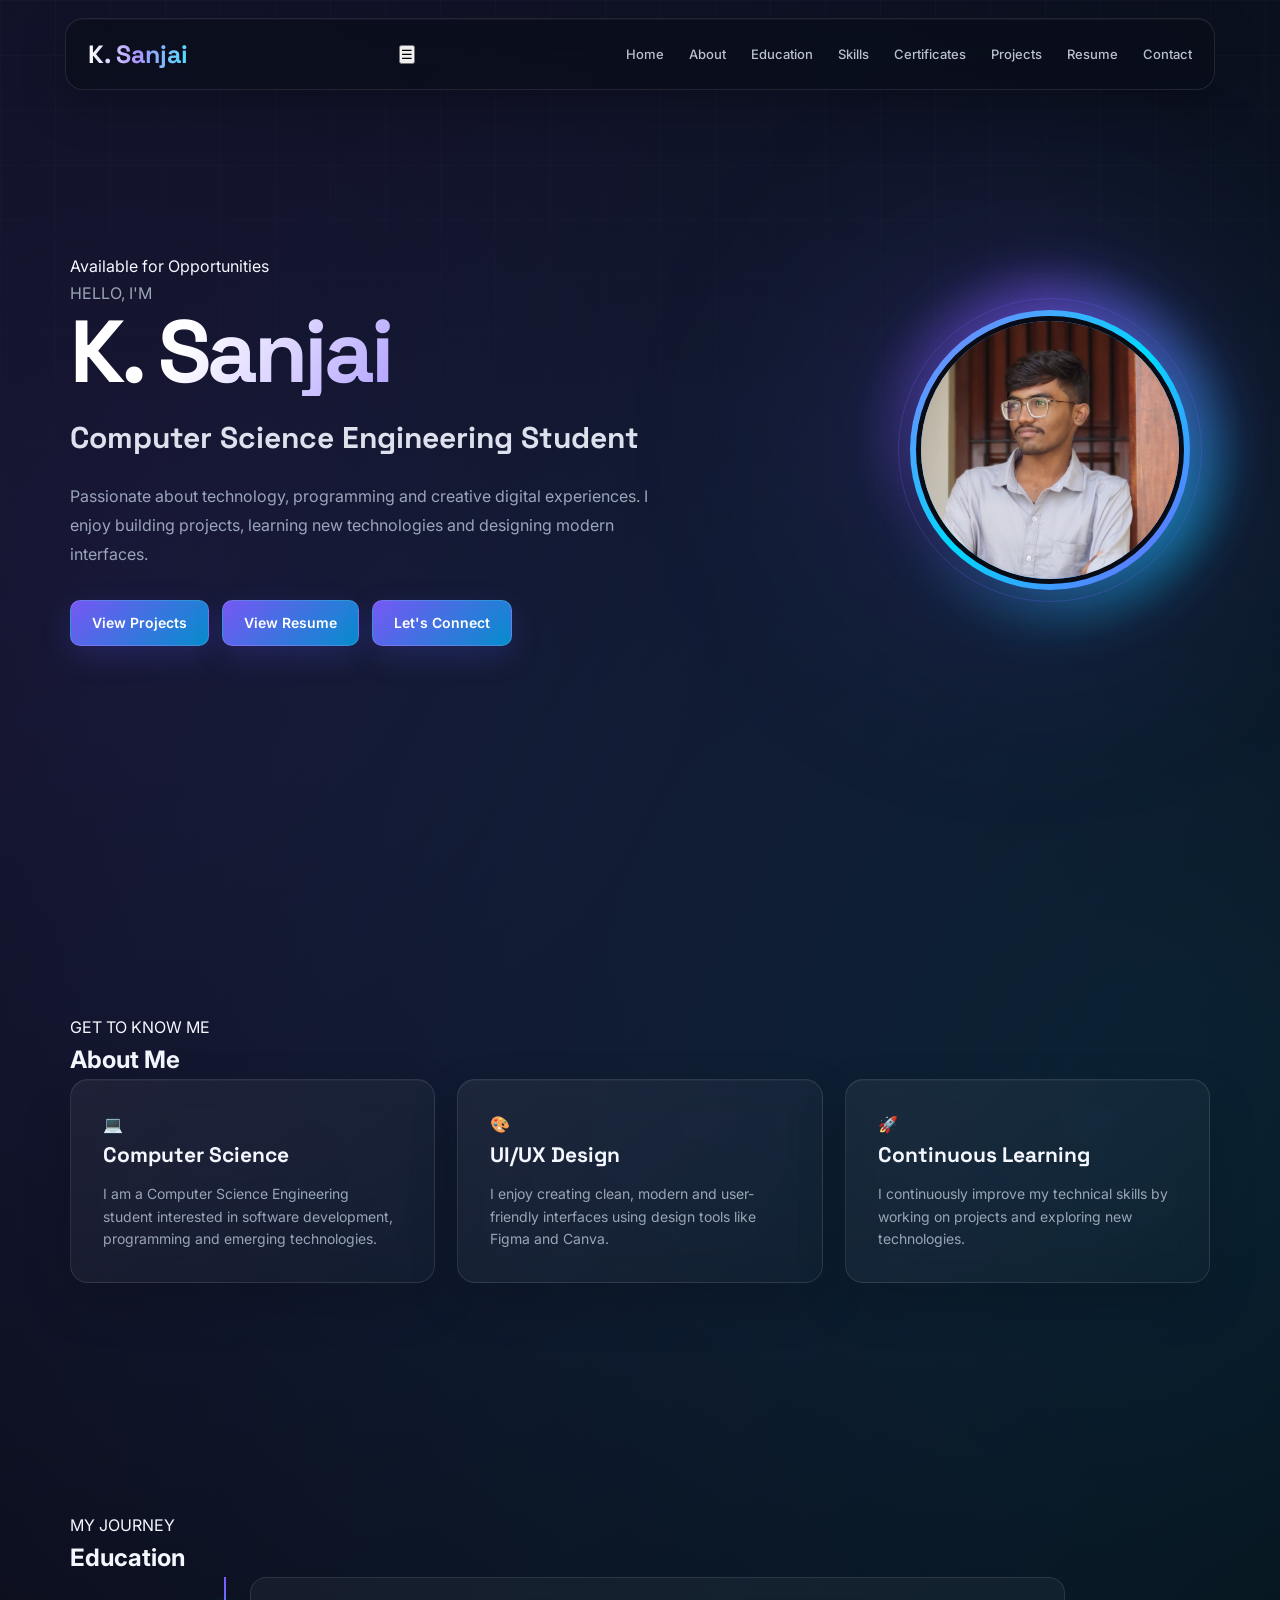
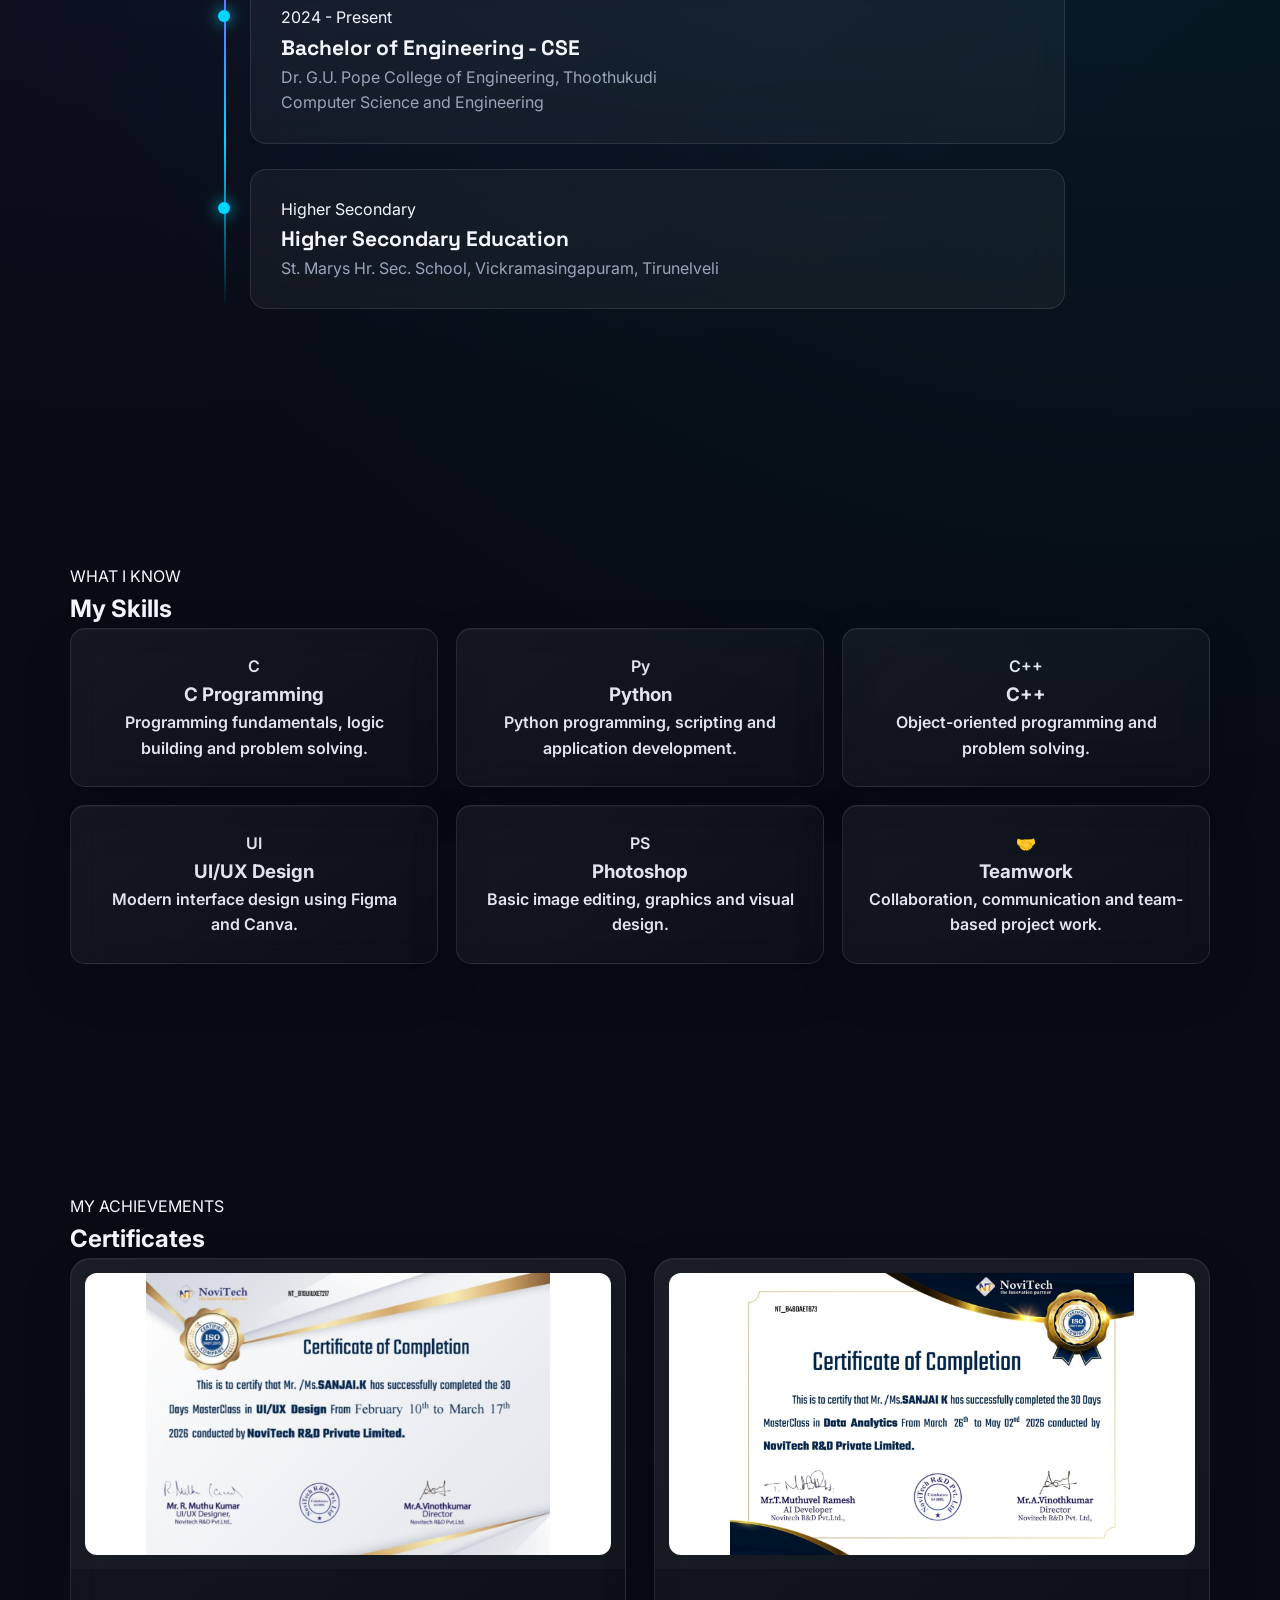
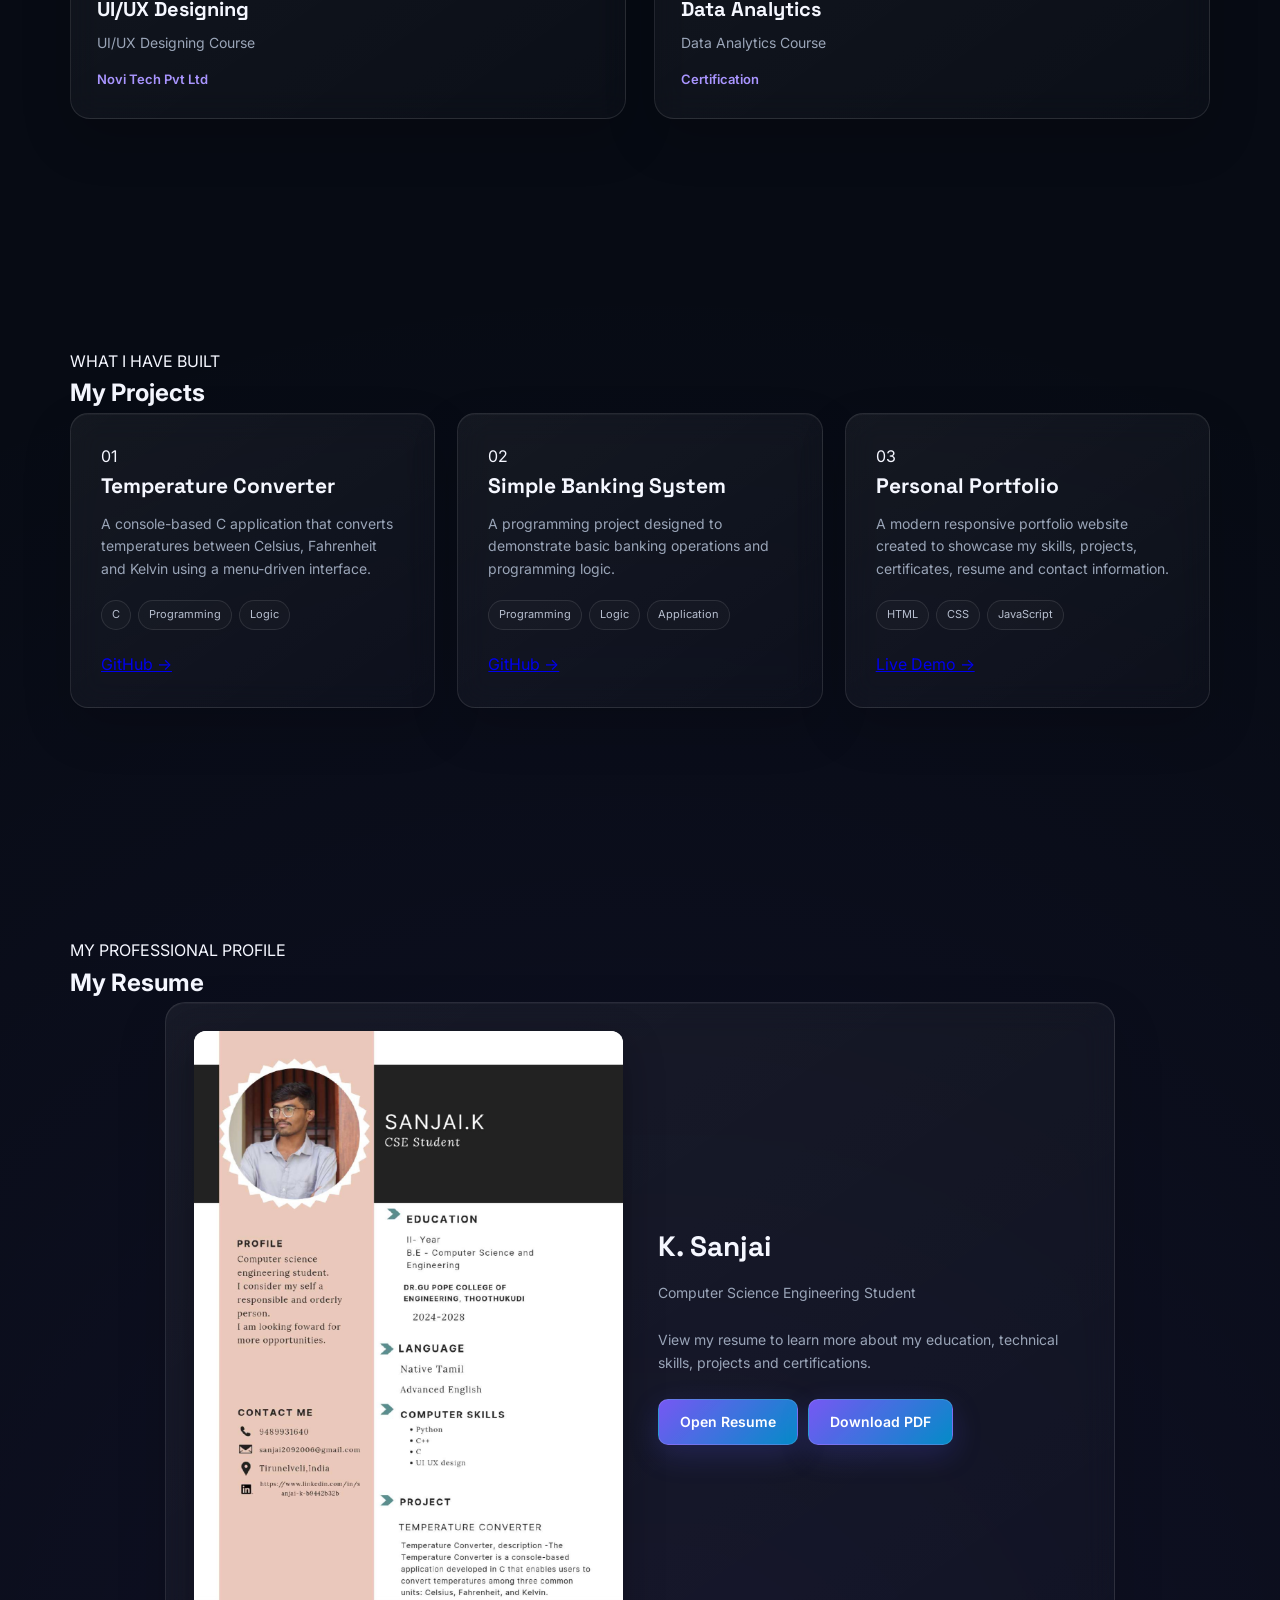
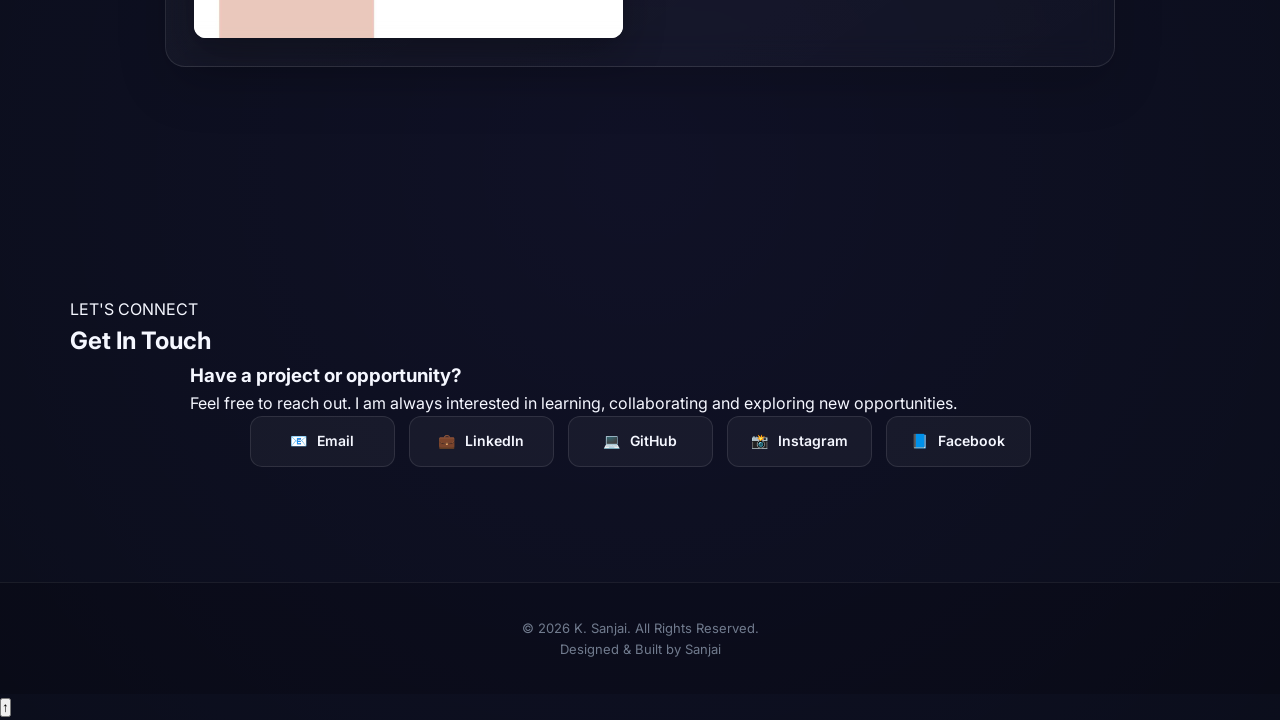
<file: index.html>
<!DOCTYPE html>

<html lang="en">



<head>

    <meta charset="UTF-8">

    <meta name="viewport" content="width=device-width, initial-scale=1.0">



    <meta name="description"

        content="K. Sanjai - Computer Science Engineering Student, Developer and UI/UX Designer.">



    <meta name="keywords"

        content="K Sanjai, Sanjai, Computer Science Engineering, CSE Student, UI UX Designer, Developer">



    <meta name="author" content="K. Sanjai">



    <title>K. Sanjai | Computer Science Engineering Student</title>



    <link rel="stylesheet" href="style.css">

</head>





<body>



    <!-- =========================

         NAVBAR

    ========================== -->



    <header class="navbar">



        <div class="logo">

            <span>K.</span> Sanjai

        </div>





        <!-- MOBILE MENU BUTTON -->



        <button class="menu-toggle" id="menuToggle" aria-label="Open Menu">

            ☰

        </button>





        <nav class="nav-links">



            <a href="#home">Home</a>



            <a href="#about">About</a>



            <a href="#education">Education</a>



            <a href="#skills">Skills</a>



            <a href="#certificates">Certificates</a>



            <a href="#projects">Projects</a>



            <a href="#resume">Resume</a>



            <a href="#contact">Contact</a>



        </nav>



    </header>







    <!-- =========================

         HERO SECTION

    ========================== -->



    <section class="hero section" id="home">



        <div class="hero-content">



            <div class="availability">

                <span></span>

                Available for Opportunities

            </div>





            <p class="hero-small">

                HELLO, I'M

            </p>





            <h1>

                K. <span>Sanjai</span>

            </h1>





            <h2>

                Computer Science Engineering Student

            </h2>





            <p class="hero-description">



                Passionate about technology, programming and creative

                digital experiences. I enjoy building projects,

                learning new technologies and designing modern interfaces.



            </p>





            <div class="hero-buttons">



                <a href="#projects" class="btn primary">

                    View Projects

                </a>



                <a href="#resume" class="btn secondary">

                    View Resume

                </a>



                <a href="#contact" class="btn secondary">

                    Let's Connect

                </a>



            </div>



        </div>





        <div class="hero-image">



            <div class="profile-frame">



                <img src="images/profile.jpg"

                    alt="K. Sanjai Profile Photo">



            </div>



        </div>



    </section>







    <!-- =========================

         ABOUT SECTION

    ========================== -->



    <section class="section" id="about">



        <div class="section-heading">



            <p>GET TO KNOW ME</p>



            <h2>

                About <span>Me</span>

            </h2>



        </div>





        <div class="about-grid">



            <div class="about-card">



                <div class="card-icon">

                    💻

                </div>



                <h3>

                    Computer Science

                </h3>



                <p>

                    I am a Computer Science Engineering student

                    interested in software development, programming

                    and emerging technologies.

                </p>



            </div>





            <div class="about-card">



                <div class="card-icon">

                    🎨

                </div>



                <h3>

                    UI/UX Design

                </h3>



                <p>

                    I enjoy creating clean, modern and user-friendly

                    interfaces using design tools like Figma and Canva.

                </p>



            </div>





            <div class="about-card">



                <div class="card-icon">

                    🚀

                </div>



                <h3>

                    Continuous Learning

                </h3>



                <p>

                    I continuously improve my technical skills by

                    working on projects and exploring new technologies.

                </p>



            </div>



        </div>



    </section>







    <!-- =========================

         EDUCATION SECTION

    ========================== -->



    <section class="section" id="education">



        <div class="section-heading">



            <p>MY JOURNEY</p>



            <h2>

                <span>Education</span>

            </h2>



        </div>





        <div class="timeline">





            <div class="timeline-item">



                <div class="timeline-dot"></div>



                <div class="timeline-content">



                    <span class="timeline-year">

                        2024 - Present

                    </span>



                    <h3>

                        Bachelor of Engineering - CSE

                    </h3>



                    <p>

                        Dr. G.U. Pope College of Engineering,

                        Thoothukudi

                    </p>



                    <p>

                        Computer Science and Engineering

                    </p>



                </div>



            </div>







            <div class="timeline-item">



                <div class="timeline-dot"></div>



                <div class="timeline-content">



                    <span class="timeline-year">

                        Higher Secondary

                    </span>



                    <h3>

                        Higher Secondary Education

                    </h3>



                    <p>

                        St. Marys Hr. Sec. School,

                        Vickramasingapuram, Tirunelveli

                    </p>



                </div>



            </div>



        </div>



    </section>







    <!-- =========================

         SKILLS SECTION

    ========================== -->



    <section class="section" id="skills">



        <div class="section-heading">



            <p>WHAT I KNOW</p>



            <h2>

                My <span>Skills</span>

            </h2>



        </div>





        <div class="skills-grid">





            <div class="skill-card">



                <div class="skill-icon">

                    C

                </div>



                <h3>

                    C Programming

                </h3>



                <p>

                    Programming fundamentals,

                    logic building and problem solving.

                </p>



            </div>







            <div class="skill-card">



                <div class="skill-icon">

                    Py

                </div>



                <h3>

                    Python

                </h3>



                <p>

                    Python programming,

                    scripting and application development.

                </p>



            </div>







            <div class="skill-card">



                <div class="skill-icon">

                    C++

                </div>



                <h3>

                    C++

                </h3>



                <p>

                    Object-oriented programming

                    and problem solving.

                </p>



            </div>







            <div class="skill-card">



                <div class="skill-icon">

                    UI

                </div>



                <h3>

                    UI/UX Design

                </h3>



                <p>

                    Modern interface design

                    using Figma and Canva.

                </p>



            </div>







            <div class="skill-card">



                <div class="skill-icon">

                    PS

                </div>



                <h3>

                    Photoshop

                </h3>



                <p>

                    Basic image editing,

                    graphics and visual design.

                </p>



            </div>







            <div class="skill-card">



                <div class="skill-icon">

                    🤝

                </div>



                <h3>

                    Teamwork

                </h3>



                <p>

                    Collaboration, communication

                    and team-based project work.

                </p>



            </div>



        </div>



    </section>







    <!-- =========================

         CERTIFICATES SECTION

    ========================== -->



    <section class="section" id="certificates">



        <div class="section-heading">



            <p>MY ACHIEVEMENTS</p>



            <h2>

                <span>Certificates</span>

            </h2>



        </div>





        <div class="certificates-grid">





            <div class="certificate-card">



                <div class="certificate-image">



                    <img

                        src="assets/certificates/UIUX certificate.jpeg"

                        alt="UI UX Certificate">



                </div>



                <div class="certificate-content">



                    <h3>

                        UI/UX Designing

                    </h3>



                    <p>

                        UI/UX Designing Course

                    </p>



                    <span>

                        Novi Tech Pvt Ltd

                    </span>



                </div>



            </div>







            <div class="certificate-card">



                <div class="certificate-image">



                    <img

                        src="assets/certificates/DataAnalystics certificate.jpeg"

                        alt="Data Analytics Certificate">



                </div>



                <div class="certificate-content">



                    <h3>

                        Data Analytics

                    </h3>



                    <p>

                        Data Analytics Course

                    </p>



                    <span>

                        Certification

                    </span>



                </div>



            </div>



        </div>



    </section>







    <!-- =========================

         PROJECTS SECTION

    ========================== -->



    <section class="section" id="projects">



        <div class="section-heading">



            <p>WHAT I HAVE BUILT</p>



            <h2>

                My <span>Projects</span>

            </h2>



        </div>





        <div class="projects-grid">





            <div class="project-card">



                <div class="project-number">

                    01

                </div>



                <h3>

                    Temperature Converter

                </h3>



                <p>

                    A console-based C application that converts

                    temperatures between Celsius, Fahrenheit

                    and Kelvin using a menu-driven interface.

                </p>



                <div class="project-tags">



                    <span>C</span>

                    <span>Programming</span>

                    <span>Logic</span>



                </div>



                <div class="project-links">



                    <a href="#" target="_blank">

                        GitHub →

                    </a>



                </div>



            </div>







            <div class="project-card">



                <div class="project-number">

                    02

                </div>



                <h3>

                    Simple Banking System

                </h3>



                <p>

                    A programming project designed to demonstrate

                    basic banking operations and programming logic.

                </p>



                <div class="project-tags">



                    <span>Programming</span>

                    <span>Logic</span>

                    <span>Application</span>



                </div>



                <div class="project-links">



                    <a href="#" target="_blank">

                        GitHub →

                    </a>



                </div>



            </div>







            <div class="project-card">



                <div class="project-number">

                    03

                </div>



                <h3>

                    Personal Portfolio

                </h3>



                <p>

                    A modern responsive portfolio website created

                    to showcase my skills, projects, certificates,

                    resume and contact information.

                </p>



                <div class="project-tags">



                    <span>HTML</span>

                    <span>CSS</span>

                    <span>JavaScript</span>



                </div>



                <div class="project-links">



                    <a href="#" target="_blank">

                        Live Demo →

                    </a>



                </div>



            </div>



        </div>



    </section>







    <!-- =========================

         RESUME SECTION

    ========================== -->



    <section class="section" id="resume">



        <div class="section-heading">



            <p>MY PROFESSIONAL PROFILE</p>



            <h2>

                My <span>Resume</span>

            </h2>



        </div>





        <div class="resume-card">





            <div class="resume-preview">



                <img

                    src="assets/resume/resume-preview/resume-preview.jpg"

                    alt="Resume Preview">



            </div>





            <div class="resume-info">



                <h3>

                    K. Sanjai

                </h3>



                <p>

                    Computer Science Engineering Student

                </p>



                <p>

                    View my resume to learn more about

                    my education, technical skills,

                    projects and certifications.

                </p>





                <div class="resume-buttons">



                    <a

                        href="assets/resume/resume-preview/Resume.pdf"

                        target="_blank"

                        class="btn primary">



                        Open Resume



                    </a>





                    <a

                        href="assets/resume/resume-preview/Resume.pdf"

                        download

                        class="btn secondary">



                        Download PDF



                    </a>



                </div>



            </div>



        </div>



    </section>







    <!-- =========================

         CONTACT SECTION

    ========================== -->



    <section class="section" id="contact">



        <div class="section-heading">



            <p>LET'S CONNECT</p>



            <h2>

                Get In <span>Touch</span>

            </h2>



        </div>





        <div class="contact-container">





            <div class="contact-text">



                <h3>

                    Have a project or opportunity?

                </h3>



                <p>

                    Feel free to reach out. I am always interested

                    in learning, collaborating and exploring

                    new opportunities.

                </p>



            </div>





            <div class="contact-links">





                <a href="mailto:your-email@example.com"

                    class="contact-chip">



                    📧



                    <span>

                        Email

                    </span>



                </a>





                <a href="https://www.linkedin.com/in/sanjai-k-b9442b32b/"

                    class="contact-chip"

                    target="_blank"
                    rel="noopener noreferrer">



                    💼



                    <span>

                        LinkedIn

                    </span>



                </a>





                <a href="#"

                    class="contact-chip"

                    target="_blank">



                    💻



                    <span>

                        GitHub

                    </span>



                </a>





                        <a href="https://www.instagram.com/sanjai_2k6/" class="contact-chip" target="_blank" rel="noopener noreferrer">
                📸
                <span>Instagram</span>
            </a>

            <a href="https://www.facebook.com/share/1GgmgpWMLi/" class="contact-chip" target="_blank" rel="noopener noreferrer">
                📘
                <span>Facebook</span>
            </a>

</div>



        </div>



    </section>







    <!-- =========================

         FOOTER

    ========================== -->



    <footer>



        <p>

            © 2026 K. Sanjai. All Rights Reserved.

        </p>



        <p>

            Designed & Built by Sanjai

        </p>



    </footer>







    <!-- =========================

         JAVASCRIPT

    ========================== -->



    <script src="script.js"></script>



</body>



</html>
</file>
<file: style.css>
@import url('https://fonts.googleapis.com/css2?family=Inter:wght@400;500;600;700;800&family=Space+Grotesk:wght@400;500;600;700&display=swap');



* {

    margin: 0;

    padding: 0;

    box-sizing: border-box;

    scroll-behavior: smooth;

}



:root {

    --bg: #070b14;

    --bg2: #0b1120;

    --card: rgba(255, 255, 255, 0.045);

    --border: rgba(255, 255, 255, 0.10);

    --text: #f5f7ff;

    --muted: #9aa5b8;

    --accent: #7c5cff;

    --accent2: #00d4ff;

}



body {

    font-family: "Inter", sans-serif;

    background:

        radial-gradient(circle at 10% 10%, rgba(124, 92, 255, 0.14), transparent 30%),

        radial-gradient(circle at 90% 20%, rgba(0, 212, 255, 0.10), transparent 28%),

        radial-gradient(circle at 50% 90%, rgba(124, 92, 255, 0.08), transparent 30%),

        var(--bg);



    color: var(--text);

    line-height: 1.6;

    overflow-x: hidden;

}



body::before {

    content: "";

    position: fixed;

    inset: 0;

    pointer-events: none;

    background-image:

        linear-gradient(rgba(255,255,255,0.018) 1px, transparent 1px),

        linear-gradient(90deg, rgba(255,255,255,0.018) 1px, transparent 1px);

    background-size: 55px 55px;

    mask-image: linear-gradient(to bottom, black, transparent 85%);

    z-index: -1;

}





/* =========================

   NAVBAR

========================= */



header {

    position: fixed;

    top: 18px;

    left: 50%;

    transform: translateX(-50%);

    width: min(1150px, calc(100% - 30px));

    z-index: 1000;

}



.navbar {

    padding: 15px 22px;



    display: flex;

    align-items: center;

    justify-content: space-between;



    background: rgba(9, 13, 25, 0.72);

    backdrop-filter: blur(20px);

    -webkit-backdrop-filter: blur(20px);



    border: 1px solid var(--border);

    border-radius: 18px;



    box-shadow:

        0 15px 45px rgba(0,0,0,0.25),

        inset 0 1px rgba(255,255,255,0.04);

}



.logo {

    font-family: "Space Grotesk", sans-serif;

    font-size: 25px;

    font-weight: 700;



    background: linear-gradient(

        90deg,

        #ffffff,

        #a995ff,

        #55ddff

    );



    -webkit-background-clip: text;

    -webkit-text-fill-color: transparent;

}



.nav-links {

    list-style: none;



    display: flex;

    align-items: center;

    gap: 25px;

}



.nav-links a {

    position: relative;



    color: #b9c1d1;

    text-decoration: none;



    font-size: 13px;

    font-weight: 500;



    transition: 0.3s ease;

}



.nav-links a::after {

    content: "";



    position: absolute;

    left: 50%;

    bottom: -7px;



    width: 0;

    height: 2px;



    transform: translateX(-50%);



    background: linear-gradient(

        90deg,

        var(--accent),

        var(--accent2)

    );



    border-radius: 10px;



    transition: 0.3s ease;

}



.nav-links a:hover {

    color: #ffffff;

}



.nav-links a:hover::after {

    width: 100%;

}





/* =========================

   HERO

========================= */



.hero {

    position: relative;



    min-height: 100vh;

    max-width: 1200px;



    margin: auto;

    padding: 160px 30px 100px;



    display: flex;

    align-items: center;

    justify-content: space-between;



    gap: 80px;

}



.hero::before {

    content: "";



    position: absolute;



    width: 420px;

    height: 420px;



    right: 0;

    top: 25%;



    background: rgba(124, 92, 255, 0.12);

    filter: blur(100px);



    border-radius: 50%;



    z-index: -1;

}



.hero-content {

    max-width: 650px;

}



.small-text {

    color: #a995ff;



    font-size: 16px;

    font-weight: 600;



    letter-spacing: 2px;

    text-transform: uppercase;



    margin-bottom: 12px;

}



.hero h1 {

    font-family: "Space Grotesk", sans-serif;



    font-size: clamp(55px, 7vw, 88px);

    line-height: 1;



    letter-spacing: -4px;



    margin-bottom: 18px;



    background:

        linear-gradient(

            120deg,

            #ffffff 20%,

            #b5a6ff 55%,

            #59dcff 90%

        );



    -webkit-background-clip: text;

    -webkit-text-fill-color: transparent;

}



.hero h2 {

    font-family: "Space Grotesk", sans-serif;



    font-size: clamp(21px, 3vw, 30px);



    color: #dce1ed;



    margin-bottom: 20px;

}



.hero-content > p {

    max-width: 610px;



    color: var(--muted);



    font-size: 16px;

    line-height: 1.8;

}



.status {

    display: inline-flex;

    align-items: center;



    margin-top: 24px;

    padding: 8px 15px;



    color: #cbd3df;



    font-size: 13px;



    border: 1px solid rgba(255,255,255,0.12);

    border-radius: 30px;



    background: rgba(255,255,255,0.035);



    backdrop-filter: blur(10px);

}



.status::first-letter {

    color: #56f39a;

}



.hero-buttons {

    display: flex;

    flex-wrap: wrap;

    gap: 13px;



    margin-top: 32px;

}





/* =========================

   BUTTONS

========================= */



.btn {

    position: relative;



    display: inline-flex;

    align-items: center;

    justify-content: center;



    min-height: 46px;



    padding: 0 21px;



    color: white;

    text-decoration: none;



    font-size: 14px;

    font-weight: 600;



    border: 1px solid rgba(255,255,255,0.12);

    border-radius: 10px;



    background:

        linear-gradient(

            135deg,

            rgba(124,92,255,0.95),

            rgba(0,180,255,0.75)

        );



    box-shadow:

        0 10px 30px rgba(89,92,255,0.20);



    transition: 0.3s ease;



    overflow: hidden;

}



.btn::before {

    content: "";



    position: absolute;

    inset: 0;



    background: linear-gradient(

        110deg,

        transparent,

        rgba(255,255,255,0.18),

        transparent

    );



    transform: translateX(-100%);



    transition: 0.5s;

}



.btn:hover::before {

    transform: translateX(100%);

}



.btn:hover {

    transform: translateY(-4px);



    box-shadow:

        0 15px 40px rgba(89,92,255,0.30);

}



.secondary-btn {

    background: rgba(255,255,255,0.035);



    box-shadow: none;

}



.secondary-btn:hover {

    background: rgba(255,255,255,0.08);

}





/* =========================

   PROFILE

========================= */



.hero-image {

    position: relative;



    display: flex;

    justify-content: center;

    align-items: center;



    min-width: 320px;

}



.hero-image::before {

    content: "";



    position: absolute;



    width: 340px;

    height: 340px;



    border-radius: 50%;



    background:

        conic-gradient(

            from 0deg,

            var(--accent),

            var(--accent2),

            transparent,

            var(--accent)

        );



    filter: blur(25px);



    opacity: 0.5;



    animation: rotateGlow 8s linear infinite;

}



.profile-frame {

    position: relative;



    width: 280px;

    height: 280px;



    padding: 6px;



    border-radius: 50%;



    background:

        linear-gradient(

            135deg,

            #8d74ff,

            #00d9ff,

            #7c5cff

        );



    box-shadow:

        0 0 60px rgba(124,92,255,0.28);



    animation: floating 5s ease-in-out infinite;

}



.profile-frame::before {

    content: "";



    position: absolute;

    inset: -12px;



    border: 1px solid rgba(124,92,255,0.25);

    border-radius: 50%;

}



.profile-frame img {

    width: 100%;

    height: 100%;



    object-fit: cover;



    border-radius: 50%;



    border: 5px solid #080c17;



    display: block;

}



@keyframes floating {

    0%, 100% {

        transform: translateY(0);

    }



    50% {

        transform: translateY(-12px);

    }

}



@keyframes rotateGlow {

    from {

        transform: rotate(0deg);

    }



    to {

        transform: rotate(360deg);

    }

}





/* =========================

   SECTIONS

========================= */



.section {

    position: relative;



    max-width: 1200px;



    margin: auto;

    padding: 115px 30px;

}



.section-title {

    position: relative;



    font-family: "Space Grotesk", sans-serif;



    text-align: center;



    font-size: clamp(35px, 5vw, 48px);



    letter-spacing: -1.5px;



    margin-bottom: 18px;

}



.section-title::after {

    content: "";



    display: block;



    width: 55px;

    height: 4px;



    margin: 13px auto 0;



    border-radius: 10px;



    background:

        linear-gradient(

            90deg,

            var(--accent),

            var(--accent2)

        );

}



.section-description {

    max-width: 700px;



    margin: 0 auto 55px;



    text-align: center;



    color: var(--muted);



    line-height: 1.8;

}





/* =========================

   CARDS

========================= */



.about-grid,

.projects-grid,

.skills-grid,

.certificate-grid {

    position: relative;

}



.about-card,

.project-card,

.skill-card,

.certificate-card,

.resume-card {

    background:

        linear-gradient(

            145deg,

            rgba(255,255,255,0.055),

            rgba(255,255,255,0.018)

        );



    border: 1px solid var(--border);



    box-shadow:

        0 20px 50px rgba(0,0,0,0.16),

        inset 0 1px rgba(255,255,255,0.035);



    backdrop-filter: blur(15px);



    transition: 0.35s ease;

}



.about-card:hover,

.project-card:hover,

.skill-card:hover,

.certificate-card:hover,

.resume-card:hover {

    transform: translateY(-8px);



    border-color: rgba(124,92,255,0.35);



    box-shadow:

        0 25px 60px rgba(0,0,0,0.25),

        0 0 35px rgba(124,92,255,0.08);

}





/* =========================

   ABOUT

========================= */



.about-grid {

    display: grid;



    grid-template-columns: repeat(3, 1fr);



    gap: 22px;

}



.about-card {

    padding: 32px;



    border-radius: 18px;

}



.about-card h3 {

    font-family: "Space Grotesk", sans-serif;



    font-size: 21px;



    margin-bottom: 12px;

}



.about-card p {

    color: var(--muted);



    font-size: 14px;

}





/* =========================

   EDUCATION

========================= */



.timeline {

    position: relative;



    max-width: 850px;



    margin: auto;

}



.timeline::before {

    content: "";



    position: absolute;



    left: 9px;

    top: 0;

    bottom: 0;



    width: 2px;



    background:

        linear-gradient(

            to bottom,

            var(--accent),

            var(--accent2),

            transparent

        );

}



.timeline-item {

    position: relative;



    margin-bottom: 25px;

    margin-left: 35px;



    padding: 27px 30px;



    border: 1px solid var(--border);

    border-radius: 16px;



    background: var(--card);



    backdrop-filter: blur(15px);



    transition: 0.3s;

}



.timeline-item::before {

    content: "";



    position: absolute;



    width: 12px;

    height: 12px;



    left: -33px;

    top: 32px;



    border-radius: 50%;



    background: var(--accent2);



    box-shadow:

        0 0 15px var(--accent2);

}



.timeline-item:hover {

    transform: translateX(7px);



    border-color: rgba(124,92,255,0.35);

}



.timeline-item h3 {

    font-family: "Space Grotesk", sans-serif;



    font-size: 21px;

}



.timeline-item h4 {

    color: #b8a9ff;



    font-size: 14px;



    margin: 5px 0;

}



.timeline-item p {

    color: var(--muted);

}





/* =========================

   SKILLS

========================= */



.skills-grid {

    display: grid;



    grid-template-columns: repeat(3, 1fr);



    gap: 18px;

}



.skill-card {

    padding: 25px;



    text-align: center;



    border-radius: 15px;



    font-weight: 600;



    color: #dfe4ef;

}



.skill-card:hover {

    color: white;



    background:

        linear-gradient(

            135deg,

            rgba(124,92,255,0.15),

            rgba(0,212,255,0.08)

        );

}





/* =========================

   CERTIFICATES

========================= */



.certificate-grid {

    display: grid;



    grid-template-columns: repeat(2, 1fr);



    gap: 28px;

}



.certificate-card {

    overflow: hidden;



    border-radius: 18px;

}



.certificate-card img {

    display: block;



    width: 100%;

    height: 310px;



    object-fit: contain;



    background: #ffffff;



    transition: 0.5s ease;

}



.certificate-card:hover img {

    transform: scale(1.025);

}



.certificate-content {

    padding: 25px;

}



.certificate-content h3 {

    font-family: "Space Grotesk", sans-serif;



    font-size: 20px;



    margin-bottom: 7px;

}



.certificate-content p {

    color: var(--muted);



    font-size: 14px;



    margin-bottom: 18px;

}



.card-btn {

    display: inline-flex;

    align-items: center;



    padding: 9px 15px;



    color: #e9ecf5;

    text-decoration: none;



    font-size: 13px;

    font-weight: 600;



    border: 1px solid var(--border);

    border-radius: 8px;



    background: rgba(255,255,255,0.035);



    transition: 0.3s;

}



.card-btn:hover {

    background: rgba(124,92,255,0.15);



    border-color: rgba(124,92,255,0.4);



    transform: translateY(-2px);

}





/* =========================

   PROJECTS

========================= */



.projects-grid {

    display: grid;



    grid-template-columns: repeat(3, 1fr);



    gap: 22px;

}



.project-card {

    padding: 30px;



    border-radius: 18px;

}



.project-icon {

    width: 55px;

    height: 55px;



    display: flex;

    align-items: center;

    justify-content: center;



    margin-bottom: 20px;



    font-size: 26px;



    border-radius: 14px;



    background:

        linear-gradient(

            135deg,

            rgba(124,92,255,0.18),

            rgba(0,212,255,0.10)

        );



    border: 1px solid rgba(124,92,255,0.15);

}



.project-card h3 {

    font-family: "Space Grotesk", sans-serif;



    font-size: 21px;



    margin-bottom: 10px;

}



.project-card p {

    color: var(--muted);



    font-size: 14px;



    margin-bottom: 20px;

}



.project-tags {

    display: flex;

    flex-wrap: wrap;



    gap: 7px;



    margin-bottom: 22px;

}



.project-tags span {

    padding: 5px 10px;



    color: #b8c0d0;



    font-size: 11px;



    border: 1px solid var(--border);

    border-radius: 20px;



    background: rgba(255,255,255,0.025);

}





/* =========================

   RESUME

========================= */



.resume-section {

    text-align: center;

}



.resume-card {

    max-width: 950px;



    margin: auto;



    padding: 28px;



    display: grid;



    grid-template-columns: 1fr 1fr;



    align-items: center;



    gap: 35px;



    border-radius: 20px;

}



.resume-preview {

    overflow: hidden;



    border-radius: 12px;



    background: white;



    box-shadow:

        0 15px 40px rgba(0,0,0,0.3);

}



.resume-preview img {

    display: block;



    width: 100%;

    height: auto;



    transition: 0.4s;

}



.resume-preview:hover img {

    transform: scale(1.02);

}



.resume-info {

    text-align: left;

}



.resume-info h3 {

    font-family: "Space Grotesk", sans-serif;



    font-size: 28px;



    margin-bottom: 13px;

}



.resume-info p {

    color: var(--muted);



    font-size: 14px;



    margin-bottom: 25px;

}



.resume-buttons {

    display: flex;

    flex-wrap: wrap;



    gap: 10px;

}





/* =========================

   CONTACT

========================= */



.contact-section {

    text-align: center;

}



.contact-info {

    display: flex;



    justify-content: center;

    align-items: center;



    flex-wrap: wrap;



    gap: 15px;

}



.contact-info p {

    padding: 12px 18px;



    color: #cbd2df;



    font-size: 14px;



    border: 1px solid var(--border);

    border-radius: 10px;



    background: var(--card);



    transition: 0.3s;

}



.contact-info p:hover {

    transform: translateY(-3px);



    border-color: rgba(124,92,255,0.35);

}





/* =========================

   FOOTER

========================= */



footer {

    padding: 35px 20px;



    text-align: center;



    color: #717b8e;



    font-size: 13px;



    border-top: 1px solid rgba(255,255,255,0.07);



    background: rgba(0,0,0,0.15);

}





/* =========================

   RESPONSIVE

========================= */



@media (max-width: 950px) {



    .nav-links {

        display: none;

    }



    .hero {

        flex-direction: column-reverse;



        text-align: center;



        padding-top: 150px;

    }



    .hero-content {

        max-width: 750px;

    }



    .hero-buttons {

        justify-content: center;

    }



    .hero-image {

        min-width: auto;

    }



    .about-grid,

    .projects-grid {

        grid-template-columns: 1fr 1fr;

    }



    .resume-card {

        grid-template-columns: 1fr;

    }



    .resume-info {

        text-align: center;

    }



    .resume-buttons {

        justify-content: center;

    }

}





@media (max-width: 650px) {



    header {

        top: 10px;

    }



    .navbar {

        padding: 13px 18px;

    }



    .hero {

        padding-left: 20px;

        padding-right: 20px;

    }



    .hero h1 {

        font-size: 52px;

        letter-spacing: -2px;

    }



    .hero h2 {

        font-size: 20px;

    }



    .profile-frame {

        width: 230px;

        height: 230px;

    }



    .hero-image::before {

        width: 270px;

        height: 270px;

    }



    .section {

        padding: 90px 20px;

    }



    .about-grid,

    .projects-grid,

    .skills-grid,

    .certificate-grid {

        grid-template-columns: 1fr;

    }



    .certificate-card img {

        height: 260px;

    }



    .timeline-item {

        margin-left: 25px;

    }



    .timeline-item::before {

        left: -23px;

    }



    .timeline::before {

        left: 8px;

    }

}





@media (max-width: 430px) {



    .hero h1 {

        font-size: 44px;

    }



    .hero-buttons {

        flex-direction: column;

    }



    .hero-buttons .btn {

        width: 100%;

    }



    .profile-frame {

        width: 205px;

        height: 205px;

    }



    .resume-card {

        padding: 18px;

    }



    .resume-buttons {

        flex-direction: column;

    }



    .resume-buttons .btn {

        width: 100%;

    }

}
/* ========================================
   CERTIFICATES - UI FIX
======================================== */

.certificates-grid {
    display: grid;
    grid-template-columns: repeat(2, minmax(0, 1fr));
    gap: 28px;
}

.certificate-card {
    overflow: hidden;
    border-radius: 20px;
    background:
        linear-gradient(
            145deg,
            rgba(255,255,255,0.055),
            rgba(255,255,255,0.018)
        );
    border: 1px solid var(--border);
    box-shadow:
        0 20px 50px rgba(0,0,0,0.18),
        inset 0 1px rgba(255,255,255,0.04);
    backdrop-filter: blur(15px);
    transition: 0.35s ease;
}

.certificate-card:hover {
    transform: translateY(-8px);
    border-color: rgba(124,92,255,0.4);
    box-shadow:
        0 25px 60px rgba(0,0,0,0.28),
        0 0 35px rgba(124,92,255,0.10);
}

.certificate-image {
    width: 100%;
    height: 310px;
    padding: 14px;
    background: rgba(255,255,255,0.025);
    overflow: hidden;
}

.certificate-image img {
    width: 100%;
    height: 100%;
    display: block;
    object-fit: contain;
    border-radius: 12px;
    background: #ffffff;
    transition: 0.5s ease;
}

.certificate-card:hover .certificate-image img {
    transform: scale(1.025);
}

.certificate-content {
    padding: 24px 26px 26px;
}

.certificate-content h3 {
    font-family: "Space Grotesk", sans-serif;
    font-size: 20px;
    margin-bottom: 7px;
    color: var(--text);
}

.certificate-content p {
    color: var(--muted);
    font-size: 14px;
    margin-bottom: 12px;
}

.certificate-content span {
    display: inline-block;
    color: #a995ff;
    font-size: 13px;
    font-weight: 600;
}


/* ========================================
   CONTACT - UI FIX
======================================== */

.contact-container {
    max-width: 900px;
    margin: 0 auto;
}

.contact-content {
    padding: 45px;
    text-align: center;

    background:
        linear-gradient(
            145deg,
            rgba(255,255,255,0.055),
            rgba(255,255,255,0.018)
        );

    border: 1px solid var(--border);
    border-radius: 24px;

    box-shadow:
        0 25px 60px rgba(0,0,0,0.20),
        inset 0 1px rgba(255,255,255,0.04);

    backdrop-filter: blur(18px);

    position: relative;
    overflow: hidden;
}

.contact-content::before {
    content: "";
    position: absolute;

    width: 220px;
    height: 220px;

    top: -120px;
    right: -80px;

    border-radius: 50%;

    background: rgba(0,212,255,0.10);
    filter: blur(50px);

    pointer-events: none;
}

.contact-content::after {
    content: "";
    position: absolute;

    width: 220px;
    height: 220px;

    bottom: -130px;
    left: -80px;

    border-radius: 50%;

    background: rgba(124,92,255,0.10);
    filter: blur(50px);

    pointer-events: none;
}

.contact-content h3 {
    position: relative;
    z-index: 1;

    font-family: "Space Grotesk", sans-serif;
    font-size: 28px;
    margin-bottom: 10px;
}

.contact-content > p {
    position: relative;
    z-index: 1;

    max-width: 600px;
    margin: 0 auto 30px;

    color: var(--muted);
    font-size: 15px;
}

.contact-links {
    position: relative;
    z-index: 1;

    display: flex;
    justify-content: center;
    align-items: center;
    flex-wrap: wrap;

    gap: 14px;
}

.contact-chip {
    display: inline-flex;
    align-items: center;
    justify-content: center;
    gap: 10px;

    min-width: 145px;
    padding: 13px 20px;

    color: var(--text);
    text-decoration: none;

    background: rgba(255,255,255,0.045);
    border: 1px solid var(--border);
    border-radius: 12px;

    font-size: 14px;
    font-weight: 600;

    transition: 0.3s ease;
}

.contact-chip:hover {
    transform: translateY(-4px);

    border-color: rgba(124,92,255,0.45);

    background:
        linear-gradient(
            135deg,
            rgba(124,92,255,0.15),
            rgba(0,212,255,0.08)
        );

    box-shadow:
        0 12px 30px rgba(0,0,0,0.20);
}

.contact-chip span {
    color: var(--text);
}


/* ========================================
   MOBILE
======================================== */

@media (max-width: 700px) {

    .certificates-grid {
        grid-template-columns: 1fr;
        gap: 22px;
    }

    .certificate-image {
        height: 280px;
    }

    .contact-content {
        padding: 30px 20px;
    }

    .contact-content h3 {
        font-size: 23px;
    }

    .contact-links {
        flex-direction: column;
    }

    .contact-chip {
        width: 100%;
        max-width: 280px;
    }

}
</file>
